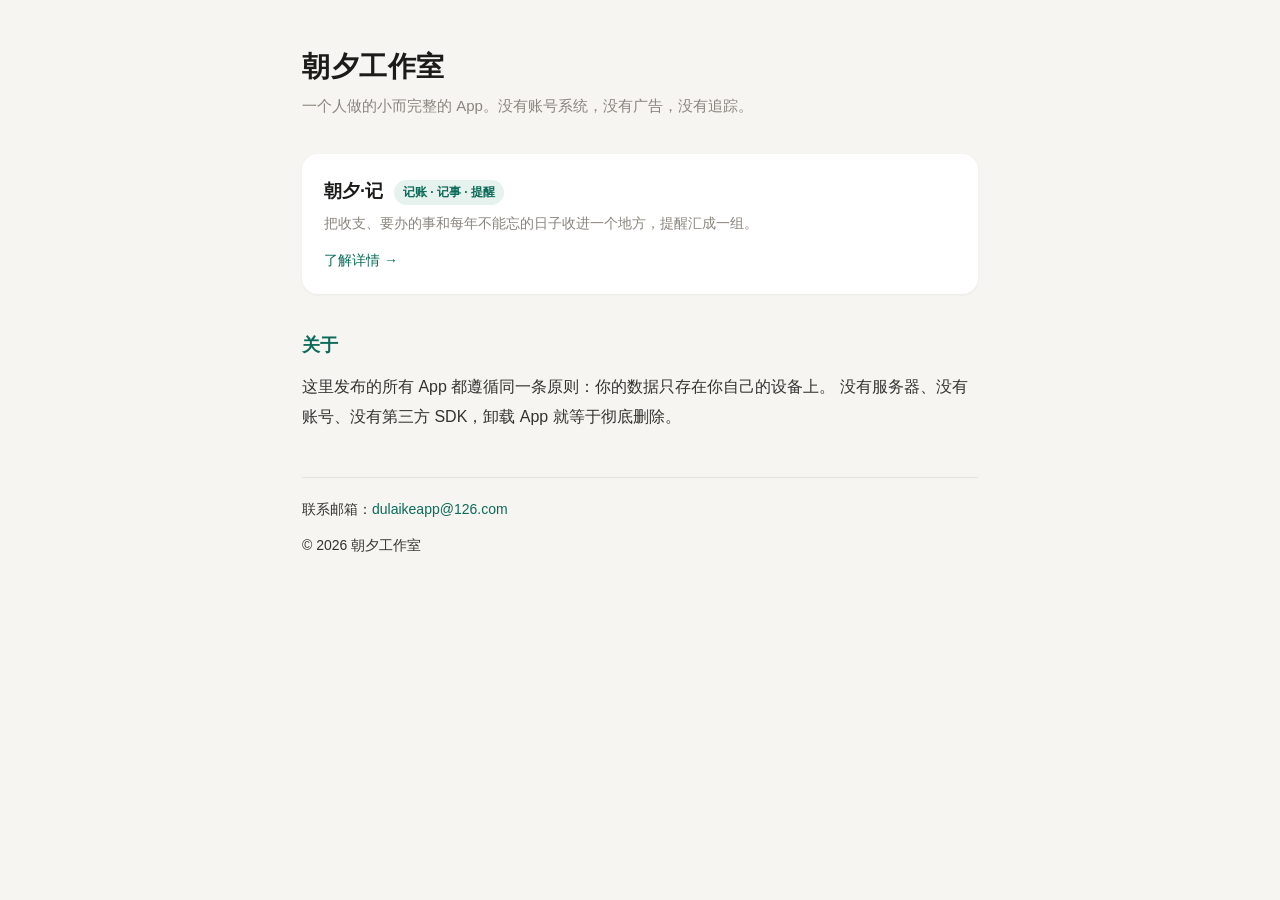
<file: index.html>
<!DOCTYPE html>
<html lang="zh-CN">
<head>
<meta charset="utf-8">
<meta name="viewport" content="width=device-width, initial-scale=1">
<title>朝夕工作室 · 独立 App</title>
<link rel="stylesheet" href="assets/site.css">
</head>
<body>
<div class="wrap">

  <h1>朝夕工作室</h1>
  <p class="lede">一个人做的小而完整的 App。没有账号系统，没有广告，没有追踪。</p>

  <a class="app" href="zhaoxi/">
    <div class="name">朝夕·记 <span class="tag">记账 · 记事 · 提醒</span></div>
    <div class="desc">把收支、要办的事和每年不能忘的日子收进一个地方，提醒汇成一组。</div>
    <div class="more">了解详情 →</div>
  </a>

  <h2>关于</h2>
  <p>这里发布的所有 App 都遵循同一条原则：你的数据只存在你自己的设备上。
     没有服务器、没有账号、没有第三方 SDK，卸载 App 就等于彻底删除。</p>

  <div class="foot">
    <p>联系邮箱：<a href="mailto:dulaikeapp@126.com">dulaikeapp@126.com</a></p>
    <p>© 2026 朝夕工作室</p>
  </div>

</div>
</body>
</html>
</file>
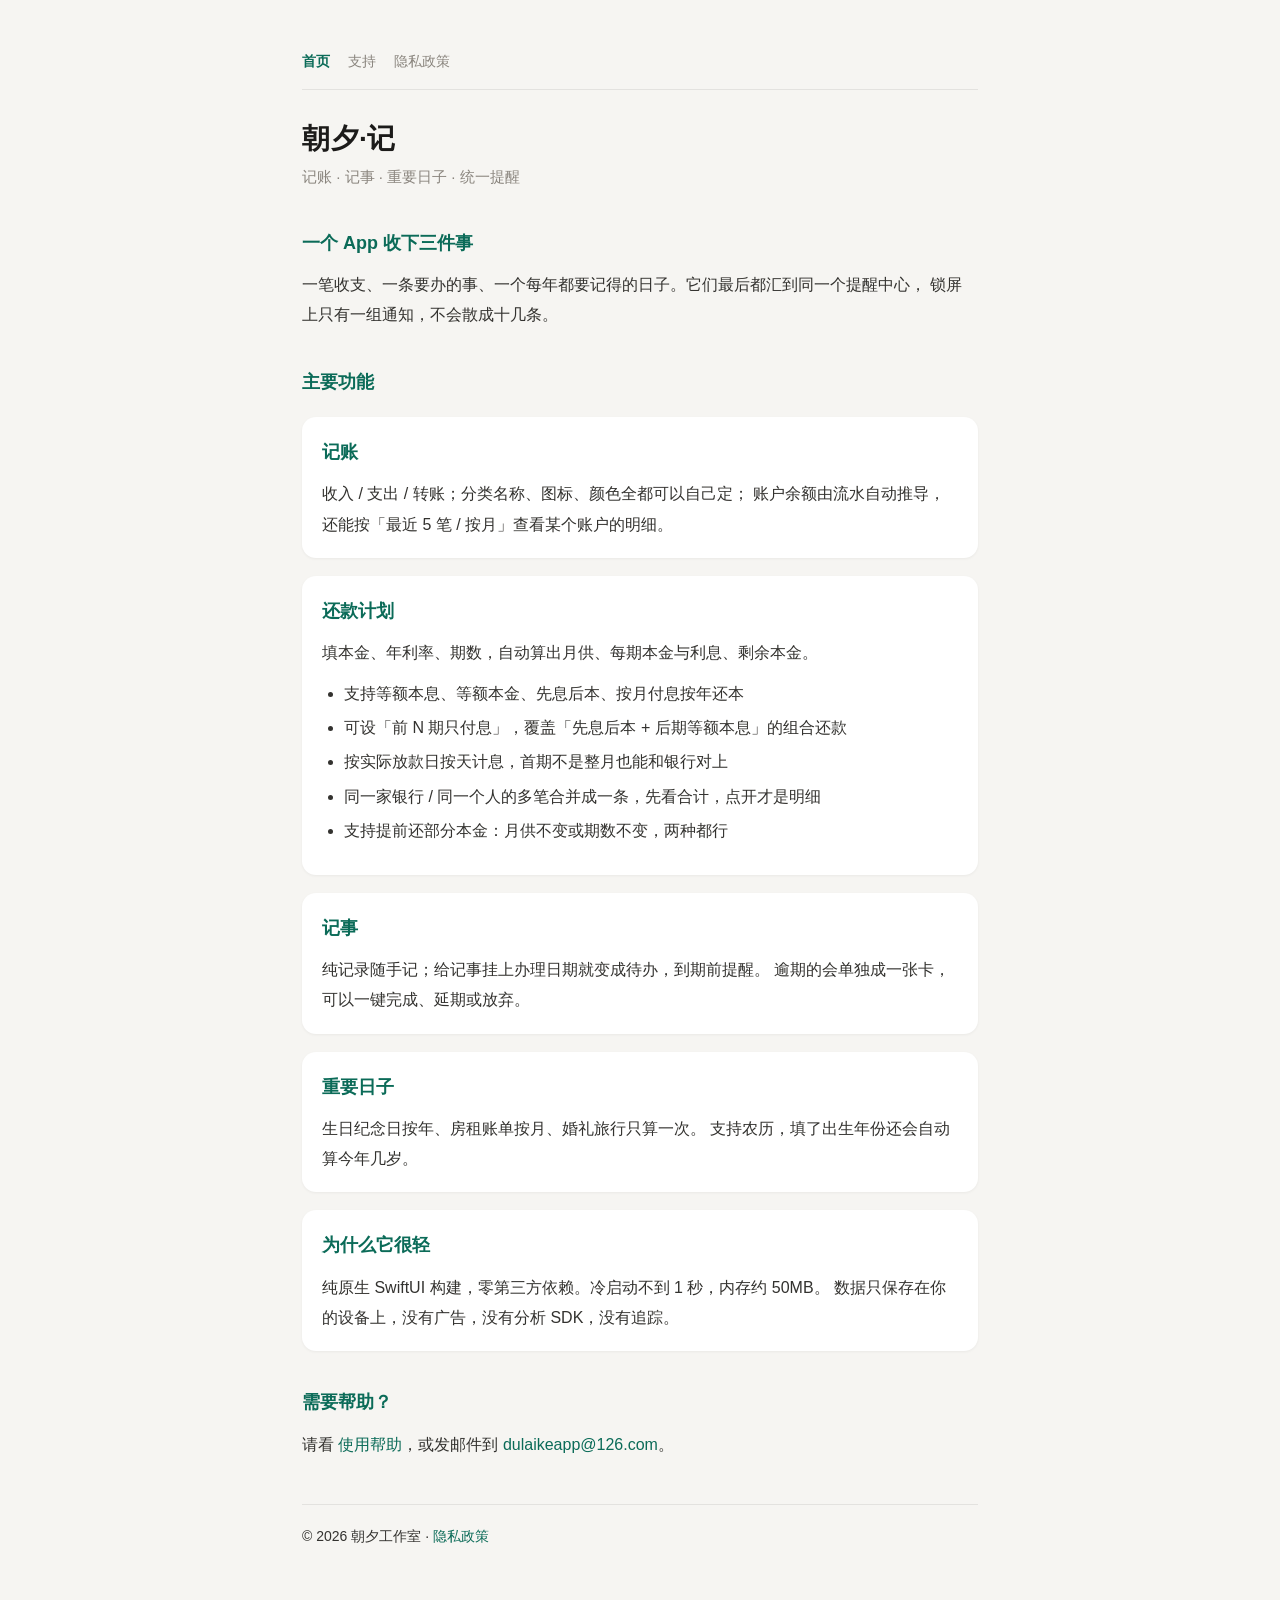
<file: zhaoxi/index.html>
<!DOCTYPE html>
<html lang="zh-CN">
<head>
<meta charset="utf-8">
<meta name="viewport" content="width=device-width, initial-scale=1">
<title>朝夕·记</title>
<link rel="stylesheet" href="../assets/site.css">
</head>
<body>
<div class="wrap">

  <nav class="nav">
    <a class="on" href="./">首页</a>
    <a href="support.html">支持</a>
    <a href="privacy.html">隐私政策</a>
  </nav>

  <h1>朝夕·记</h1>
  <p class="lede">记账 · 记事 · 重要日子 · 统一提醒</p>

  <h2>一个 App 收下三件事</h2>
  <p>一笔收支、一条要办的事、一个每年都要记得的日子。它们最后都汇到同一个提醒中心，
     锁屏上只有一组通知，不会散成十几条。</p>

  <h2>主要功能</h2>

  <div class="card">
    <h2>记账</h2>
    <p>收入 / 支出 / 转账；分类名称、图标、颜色全都可以自己定；
       账户余额由流水自动推导，还能按「最近 5 笔 / 按月」查看某个账户的明细。</p>
  </div>

  <div class="card">
    <h2>还款计划</h2>
    <p>填本金、年利率、期数，自动算出月供、每期本金与利息、剩余本金。</p>
    <ul>
      <li>支持等额本息、等额本金、先息后本、按月付息按年还本</li>
      <li>可设「前 N 期只付息」，覆盖「先息后本 + 后期等额本息」的组合还款</li>
      <li>按实际放款日按天计息，首期不是整月也能和银行对上</li>
      <li>同一家银行 / 同一个人的多笔合并成一条，先看合计，点开才是明细</li>
      <li>支持提前还部分本金：月供不变或期数不变，两种都行</li>
    </ul>
  </div>

  <div class="card">
    <h2>记事</h2>
    <p>纯记录随手记；给记事挂上办理日期就变成待办，到期前提醒。
       逾期的会单独成一张卡，可以一键完成、延期或放弃。</p>
  </div>

  <div class="card">
    <h2>重要日子</h2>
    <p>生日纪念日按年、房租账单按月、婚礼旅行只算一次。
       支持农历，填了出生年份还会自动算今年几岁。</p>
  </div>

  <div class="card">
    <h2>为什么它很轻</h2>
    <p>纯原生 SwiftUI 构建，零第三方依赖。冷启动不到 1 秒，内存约 50MB。
       数据只保存在你的设备上，没有广告，没有分析 SDK，没有追踪。</p>
  </div>

  <h2>需要帮助？</h2>
  <p>请看 <a href="support.html">使用帮助</a>，或发邮件到
     <a href="mailto:dulaikeapp@126.com">dulaikeapp@126.com</a>。</p>

  <div class="foot">
    <p>© 2026 朝夕工作室 · <a href="privacy.html">隐私政策</a></p>
  </div>

</div>
</body>
</html>
</file>
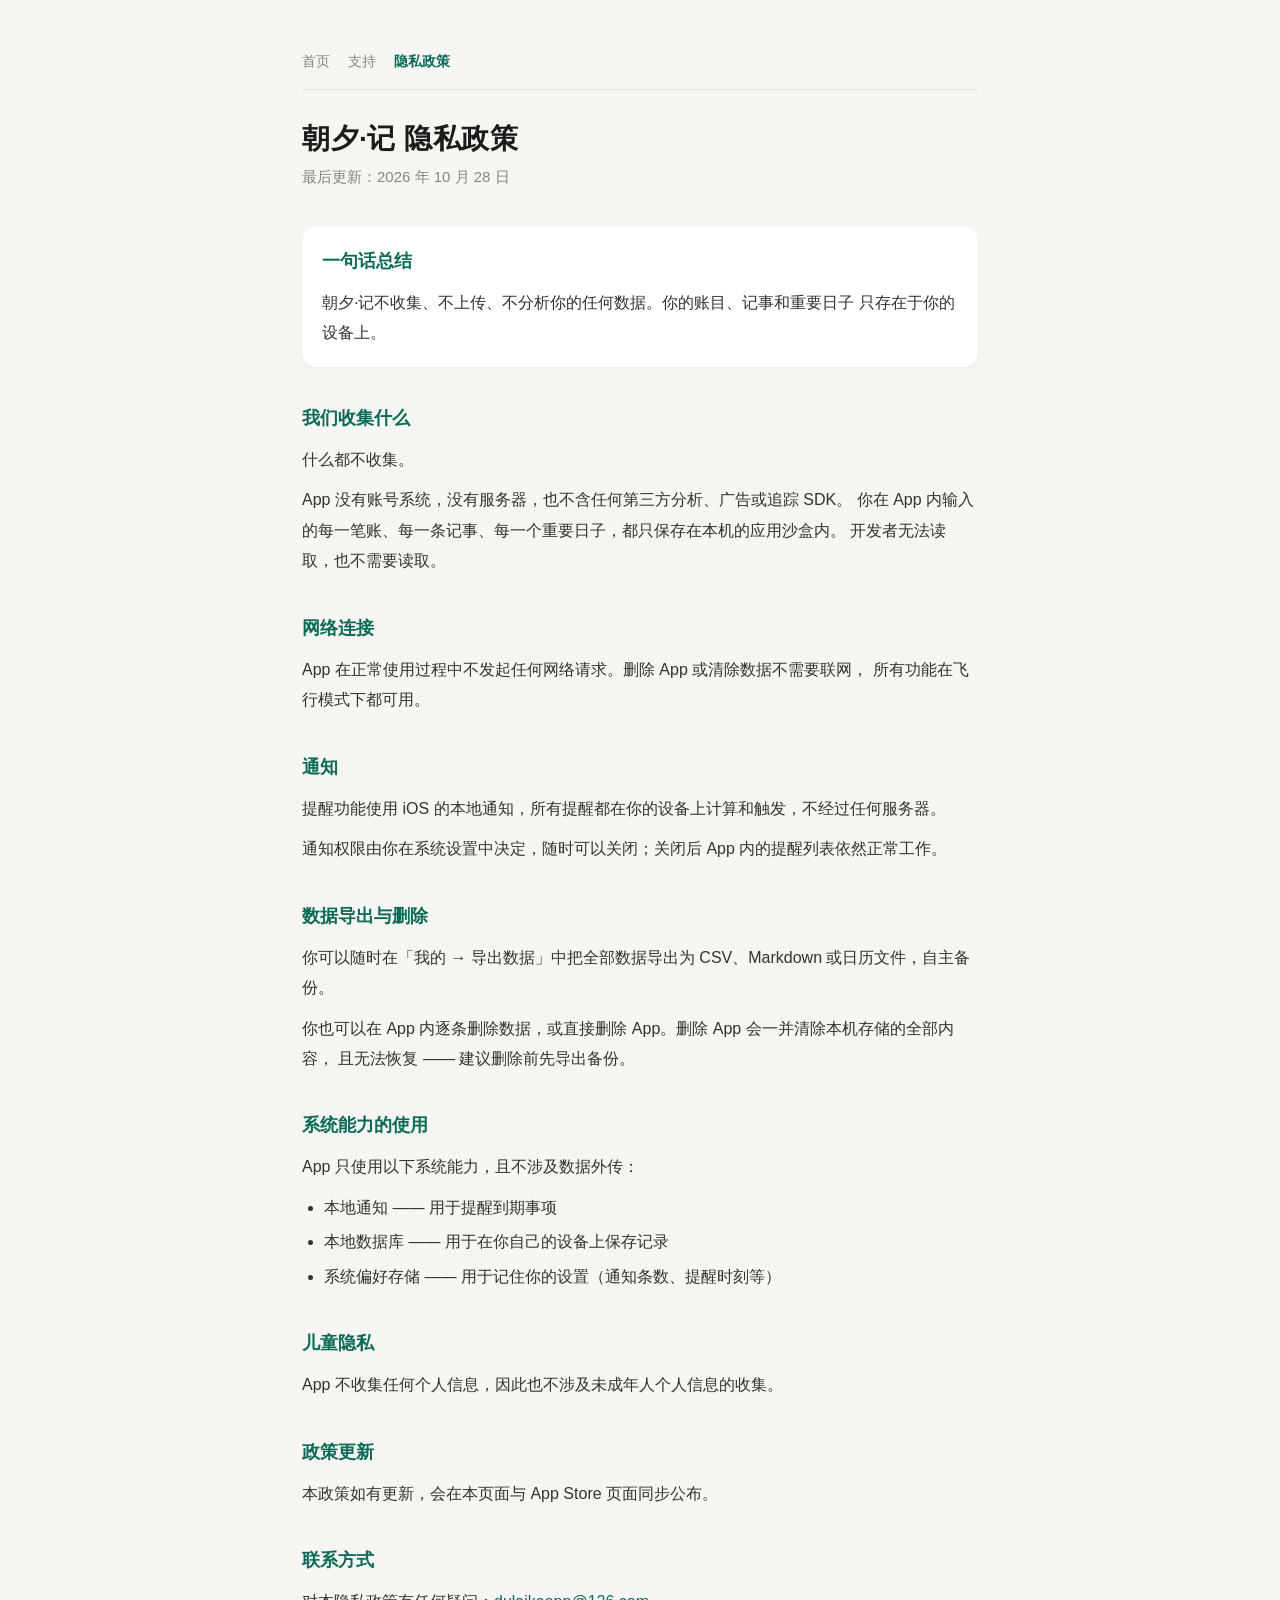
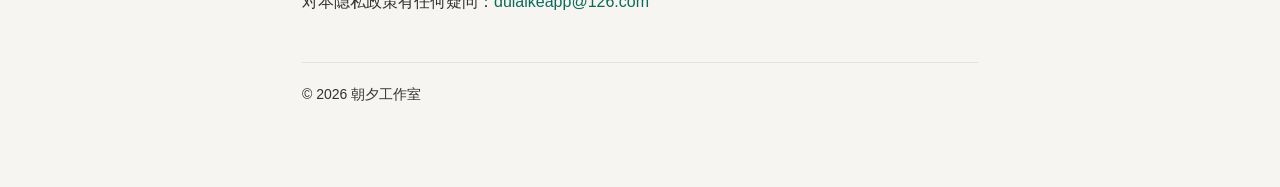
<file: zhaoxi/privacy.html>
<!DOCTYPE html>
<html lang="zh-CN">
<head>
<meta charset="utf-8">
<meta name="viewport" content="width=device-width, initial-scale=1">
<title>朝夕·记 · 隐私政策</title>
<link rel="stylesheet" href="../assets/site.css">
</head>
<body>
<div class="wrap">

  <nav class="nav">
    <a href="./">首页</a>
    <a href="support.html">支持</a>
    <a class="on" href="privacy.html">隐私政策</a>
  </nav>

  <h1>朝夕·记 隐私政策</h1>
  <p class="lede">最后更新：2026 年 10 月 28 日</p>

  <div class="card">
    <h2>一句话总结</h2>
    <p>朝夕·记不收集、不上传、不分析你的任何数据。你的账目、记事和重要日子
       只存在于你的设备上。</p>
  </div>

  <h2>我们收集什么</h2>
  <p>什么都不收集。</p>
  <p>App 没有账号系统，没有服务器，也不含任何第三方分析、广告或追踪 SDK。
     你在 App 内输入的每一笔账、每一条记事、每一个重要日子，都只保存在本机的应用沙盒内。
     开发者无法读取，也不需要读取。</p>

  <h2>网络连接</h2>
  <p>App 在正常使用过程中不发起任何网络请求。删除 App 或清除数据不需要联网，
     所有功能在飞行模式下都可用。</p>

  <h2>通知</h2>
  <p>提醒功能使用 iOS 的本地通知，所有提醒都在你的设备上计算和触发，不经过任何服务器。</p>
  <p>通知权限由你在系统设置中决定，随时可以关闭；关闭后 App 内的提醒列表依然正常工作。</p>

  <h2>数据导出与删除</h2>
  <p>你可以随时在「我的 → 导出数据」中把全部数据导出为 CSV、Markdown 或日历文件，自主备份。</p>
  <p>你也可以在 App 内逐条删除数据，或直接删除 App。删除 App 会一并清除本机存储的全部内容，
     且无法恢复 —— 建议删除前先导出备份。</p>

  <h2>系统能力的使用</h2>
  <p>App 只使用以下系统能力，且不涉及数据外传：</p>
  <ul>
    <li>本地通知 —— 用于提醒到期事项</li>
    <li>本地数据库 —— 用于在你自己的设备上保存记录</li>
    <li>系统偏好存储 —— 用于记住你的设置（通知条数、提醒时刻等）</li>
  </ul>

  <h2>儿童隐私</h2>
  <p>App 不收集任何个人信息，因此也不涉及未成年人个人信息的收集。</p>

  <h2>政策更新</h2>
  <p>本政策如有更新，会在本页面与 App Store 页面同步公布。</p>

  <h2>联系方式</h2>
  <p>对本隐私政策有任何疑问：<a href="mailto:dulaikeapp@126.com">dulaikeapp@126.com</a></p>

  <div class="foot">
    <p>© 2026 朝夕工作室</p>
  </div>

</div>
</body>
</html>
</file>
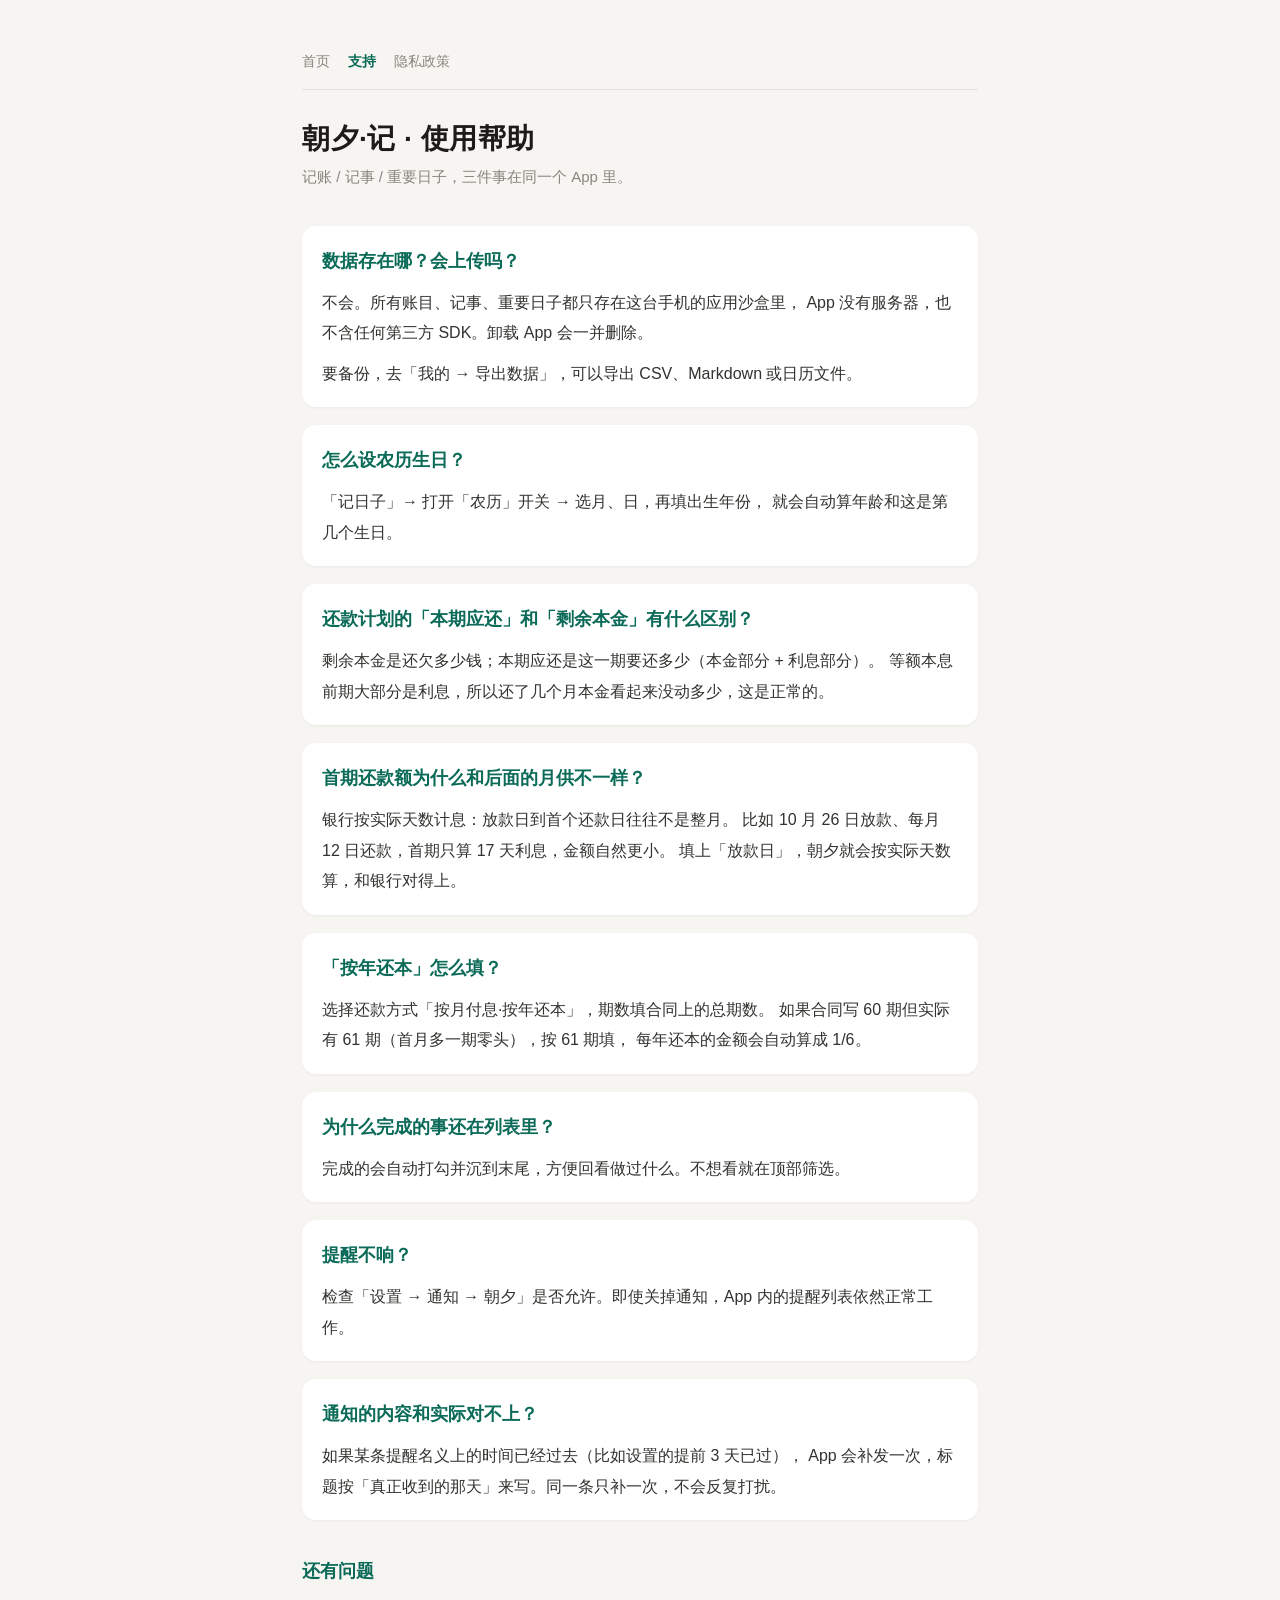
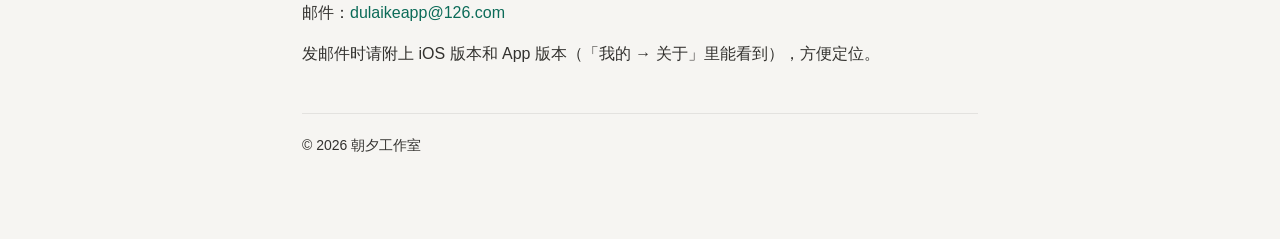
<file: zhaoxi/support.html>
<!DOCTYPE html>
<html lang="zh-CN">
<head>
<meta charset="utf-8">
<meta name="viewport" content="width=device-width, initial-scale=1">
<title>朝夕·记 · 支持</title>
<link rel="stylesheet" href="../assets/site.css">
</head>
<body>
<div class="wrap">

  <nav class="nav">
    <a href="./">首页</a>
    <a class="on" href="support.html">支持</a>
    <a href="privacy.html">隐私政策</a>
  </nav>

  <h1>朝夕·记 · 使用帮助</h1>
  <p class="lede">记账 / 记事 / 重要日子，三件事在同一个 App 里。</p>

  <div class="card">
    <h2>数据存在哪？会上传吗？</h2>
    <p>不会。所有账目、记事、重要日子都只存在这台手机的应用沙盒里，
       App 没有服务器，也不含任何第三方 SDK。卸载 App 会一并删除。</p>
    <p>要备份，去「我的 → 导出数据」，可以导出 CSV、Markdown 或日历文件。</p>
  </div>

  <div class="card">
    <h2>怎么设农历生日？</h2>
    <p>「记日子」→ 打开「农历」开关 → 选月、日，再填出生年份，
       就会自动算年龄和这是第几个生日。</p>
  </div>

  <div class="card">
    <h2>还款计划的「本期应还」和「剩余本金」有什么区别？</h2>
    <p>剩余本金是还欠多少钱；本期应还是这一期要还多少（本金部分 + 利息部分）。
       等额本息前期大部分是利息，所以还了几个月本金看起来没动多少，这是正常的。</p>
  </div>

  <div class="card">
    <h2>首期还款额为什么和后面的月供不一样？</h2>
    <p>银行按实际天数计息：放款日到首个还款日往往不是整月。
       比如 10 月 26 日放款、每月 12 日还款，首期只算 17 天利息，金额自然更小。
       填上「放款日」，朝夕就会按实际天数算，和银行对得上。</p>
  </div>

  <div class="card">
    <h2>「按年还本」怎么填？</h2>
    <p>选择还款方式「按月付息·按年还本」，期数填合同上的总期数。
       如果合同写 60 期但实际有 61 期（首月多一期零头），按 61 期填，
       每年还本的金额会自动算成 1/6。</p>
  </div>

  <div class="card">
    <h2>为什么完成的事还在列表里？</h2>
    <p>完成的会自动打勾并沉到末尾，方便回看做过什么。不想看就在顶部筛选。</p>
  </div>

  <div class="card">
    <h2>提醒不响？</h2>
    <p>检查「设置 → 通知 → 朝夕」是否允许。即使关掉通知，App 内的提醒列表依然正常工作。</p>
  </div>

  <div class="card">
    <h2>通知的内容和实际对不上？</h2>
    <p>如果某条提醒名义上的时间已经过去（比如设置的提前 3 天已过），
       App 会补发一次，标题按「真正收到的那天」来写。同一条只补一次，不会反复打扰。</p>
  </div>

  <h2>还有问题</h2>
  <p>邮件：<a href="mailto:dulaikeapp@126.com">dulaikeapp@126.com</a></p>
  <p>发邮件时请附上 iOS 版本和 App 版本（「我的 → 关于」里能看到），方便定位。</p>

  <div class="foot">
    <p>© 2026 朝夕工作室</p>
  </div>

</div>
</body>
</html>
</file>
<file: assets/site.css>
/* 朝夕系列 App 共用的站点样式。
   放在根目录 assets/ 下，每个 App 的子目录用 ../assets/site.css 引用，
   以后加新 App 不用再抄一遍样式。 */

:root {
  color-scheme: light dark;
  --bg: #F6F5F2;
  --card: #FFFFFF;
  --ink: #1C1B1A;
  --ink-2: #33322F;
  --ink-3: #8A857E;
  --accent: #0B6B58;
  --accent-soft: #E6F2EE;
  --hairline: rgba(0, 0, 0, .08);
  --shadow: 0 1px 3px rgba(0, 0, 0, .05);
}

@media (prefers-color-scheme: dark) {
  :root {
    --bg: #121211;
    --card: #1C1C1A;
    --ink: #F3F1EC;
    --ink-2: #D8D5CE;
    --ink-3: #8F8A82;
    --accent: #4FD1B0;
    --accent-soft: #17332C;
    --hairline: rgba(255, 255, 255, .10);
    --shadow: 0 1px 3px rgba(0, 0, 0, .3);
  }
}

* { box-sizing: border-box; }

body {
  margin: 0;
  background: var(--bg);
  color: var(--ink);
  font: 16px/1.9 -apple-system, "PingFang SC", "Hiragino Sans GB",
        "Microsoft YaHei", sans-serif;
  -webkit-text-size-adjust: 100%;
}

.wrap {
  max-width: 720px;
  margin: 0 auto;
  padding: 48px 22px 80px;
}

a { color: var(--accent); text-decoration: none; }
a:hover { text-decoration: underline; }

h1 {
  font-size: 28px;
  line-height: 1.35;
  margin: 0 0 6px;
  letter-spacing: .5px;
}

.lede {
  color: var(--ink-3);
  font-size: 15px;
  margin: 0 0 34px;
}

h2 {
  font-size: 18px;
  margin: 34px 0 10px;
  color: var(--accent);
}

h3 { font-size: 16px; margin: 22px 0 6px; }

p { margin: 0 0 10px; color: var(--ink-2); }
p:last-child { margin-bottom: 0; }

ul { padding-left: 22px; margin: 0 0 10px; }
li { color: var(--ink-2); margin-bottom: 4px; }

.card {
  background: var(--card);
  border-radius: 14px;
  padding: 18px 20px;
  margin: 18px 0;
  box-shadow: var(--shadow);
}

.card h2 { margin-top: 0; }

.nav {
  display: flex;
  gap: 18px;
  flex-wrap: wrap;
  font-size: 14px;
  margin-bottom: 30px;
  padding-bottom: 14px;
  border-bottom: 1px solid var(--hairline);
}

.nav a { color: var(--ink-3); }
.nav a.on { color: var(--accent); font-weight: 600; }

/* App 列表卡片（首页） */
.app {
  display: block;
  background: var(--card);
  border-radius: 16px;
  padding: 20px 22px;
  margin: 14px 0;
  box-shadow: var(--shadow);
  transition: transform .15s ease;
}

.app:hover { transform: translateY(-1px); text-decoration: none; }
.app .name { font-size: 18px; font-weight: 600; color: var(--ink); }
.app .desc { font-size: 14px; color: var(--ink-3); margin-top: 2px; }
.app .more { font-size: 14px; color: var(--accent); margin-top: 10px; }

.foot {
  margin-top: 44px;
  padding-top: 18px;
  border-top: 1px solid var(--hairline);
  color: var(--ink-3);
  font-size: 14px;
}

.tag {
  display: inline-block;
  font-size: 12px;
  color: var(--accent);
  background: var(--accent-soft);
  border-radius: 999px;
  padding: 1px 9px;
  margin-left: 6px;
  vertical-align: 1px;
}

table {
  width: 100%;
  border-collapse: collapse;
  font-size: 15px;
  margin: 10px 0;
}

th, td {
  text-align: left;
  padding: 9px 0;
  border-bottom: 1px solid var(--hairline);
  color: var(--ink-2);
  vertical-align: top;
}

th { color: var(--ink-3); font-weight: 500; font-size: 14px; }
</file>
